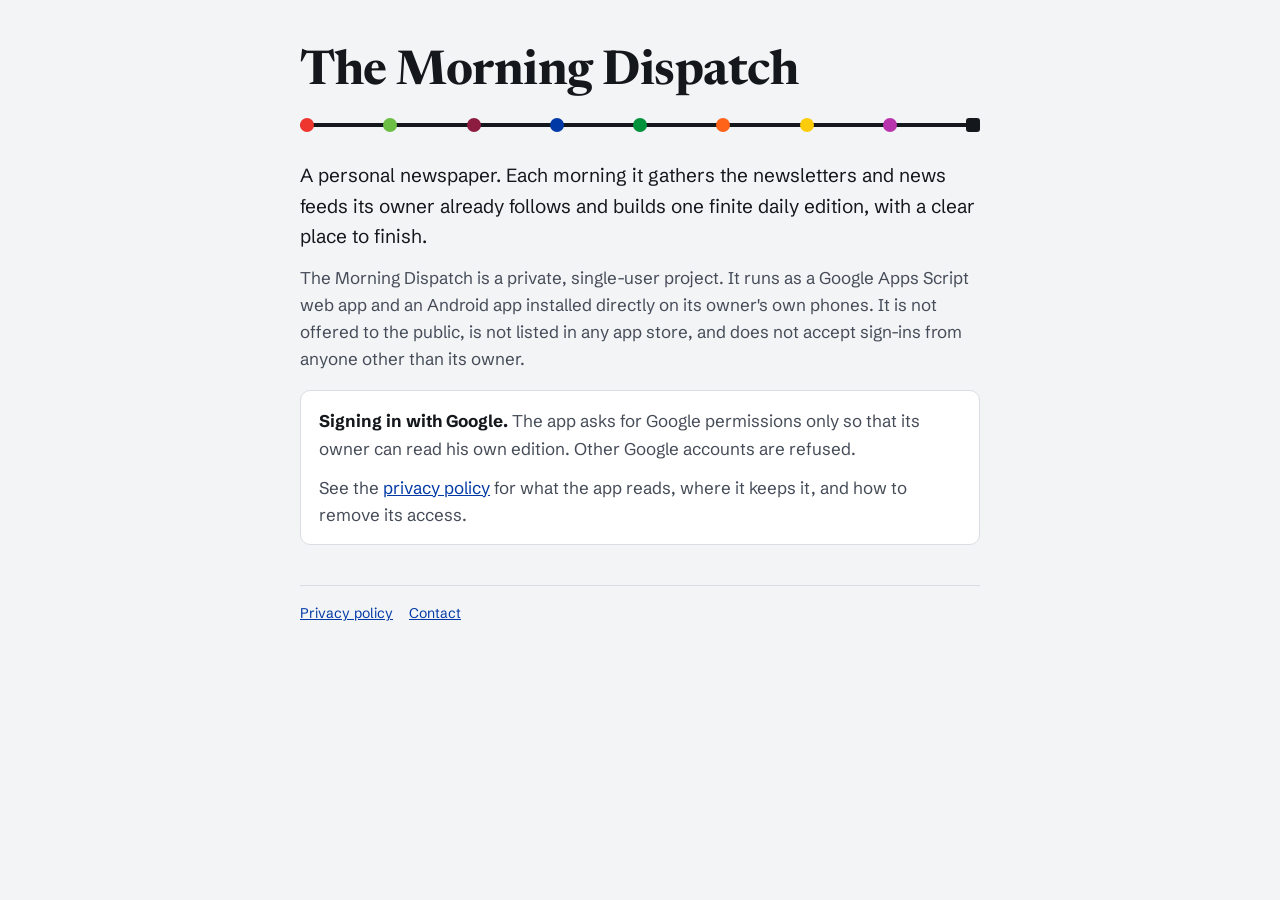
<file: index.html>
<!doctype html>
<html lang="en">
<head>
<meta charset="utf-8">
<meta name="viewport" content="width=device-width, initial-scale=1">
<title>The Morning Dispatch</title>
<meta name="description" content="A personal daily newspaper app, built for and used by one person.">
<link rel="stylesheet" href="https://fonts.googleapis.com/css2?family=Newsreader:opsz,wght@6..72,700&family=Schibsted+Grotesk:wght@400;600&display=swap">
<link rel="stylesheet" href="style.css">
</head>
<body>
<main class="wrap">
  <h1>The Morning Dispatch</h1>
  <div class="line" aria-hidden="true"><i style="--c:var(--ny)"></i><i style="--c:var(--sp)"></i><i style="--c:var(--bv)"></i><i style="--c:var(--us)"></i><i style="--c:var(--wd)"></i><i style="--c:var(--fm)"></i><i style="--c:var(--cu)"></i><i style="--c:var(--tc)"></i><i></i></div>
  <p class="lede">A personal newspaper. Each morning it gathers the newsletters and news feeds its owner already follows and builds one finite daily edition, with a clear place to finish.</p>
  <p>The Morning Dispatch is a private, single-user project. It runs as a Google Apps Script web app and an Android app installed directly on its owner's own phones. It is not offered to the public, is not listed in any app store, and does not accept sign-ins from anyone other than its owner.</p>
  <div class="card">
    <p><b>Signing in with Google.</b> The app asks for Google permissions only so that its owner can read his own edition. Other Google accounts are refused.</p>
    <p style="margin:0">See the <a href="privacy.html">privacy policy</a> for what the app reads, where it keeps it, and how to remove its access.</p>
  </div>
  <footer><a href="privacy.html">Privacy policy</a><a href="https://github.com/dannyocion/morning-dispatch/issues">Contact</a></footer>
</main>
</body>
</html>
</file>
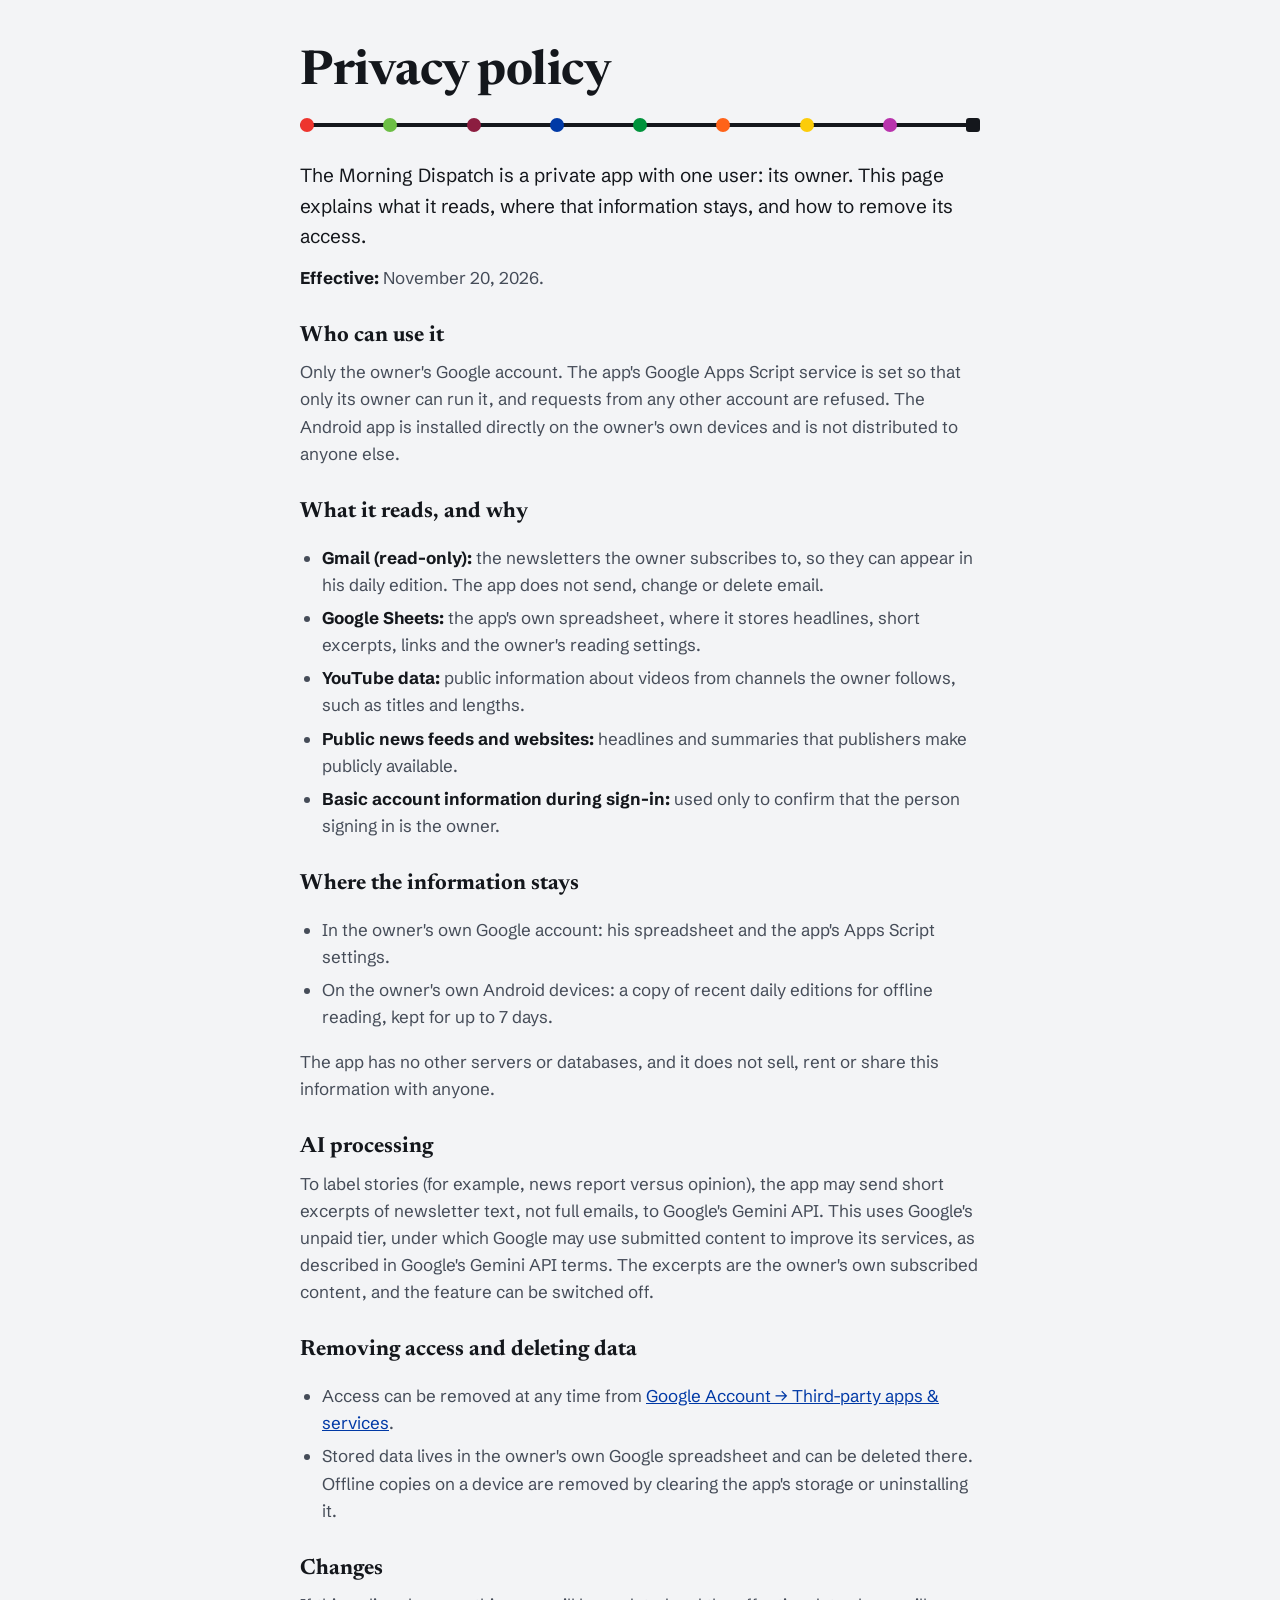
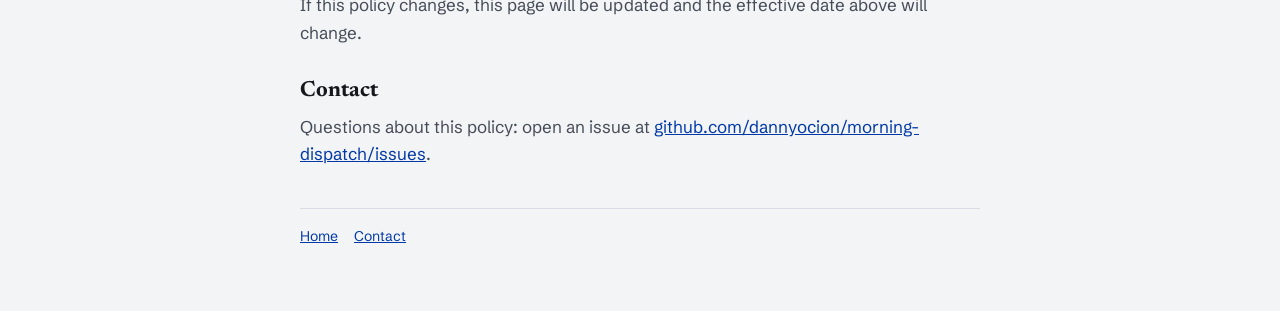
<file: privacy.html>
<!doctype html>
<html lang="en">
<head>
<meta charset="utf-8">
<meta name="viewport" content="width=device-width, initial-scale=1">
<title>Privacy Policy · The Morning Dispatch</title>
<link rel="stylesheet" href="https://fonts.googleapis.com/css2?family=Newsreader:opsz,wght@6..72,700&family=Schibsted+Grotesk:wght@400;600&display=swap">
<link rel="stylesheet" href="style.css">
</head>
<body>
<main class="wrap">
  <h1>Privacy policy</h1>
  <div class="line" aria-hidden="true"><i style="--c:var(--ny)"></i><i style="--c:var(--sp)"></i><i style="--c:var(--bv)"></i><i style="--c:var(--us)"></i><i style="--c:var(--wd)"></i><i style="--c:var(--fm)"></i><i style="--c:var(--cu)"></i><i style="--c:var(--tc)"></i><i></i></div>
  <p class="lede">The Morning Dispatch is a private app with one user: its owner. This page explains what it reads, where that information stays, and how to remove its access.</p>
  <p><b>Effective:</b> November 20, 2026.</p>

  <h2>Who can use it</h2>
  <p>Only the owner's Google account. The app's Google Apps Script service is set so that only its owner can run it, and requests from any other account are refused. The Android app is installed directly on the owner's own devices and is not distributed to anyone else.</p>

  <h2>What it reads, and why</h2>
  <ul>
    <li><b>Gmail (read-only):</b> the newsletters the owner subscribes to, so they can appear in his daily edition. The app does not send, change or delete email.</li>
    <li><b>Google Sheets:</b> the app's own spreadsheet, where it stores headlines, short excerpts, links and the owner's reading settings.</li>
    <li><b>YouTube data:</b> public information about videos from channels the owner follows, such as titles and lengths.</li>
    <li><b>Public news feeds and websites:</b> headlines and summaries that publishers make publicly available.</li>
    <li><b>Basic account information during sign-in:</b> used only to confirm that the person signing in is the owner.</li>
  </ul>

  <h2>Where the information stays</h2>
  <ul>
    <li>In the owner's own Google account: his spreadsheet and the app's Apps Script settings.</li>
    <li>On the owner's own Android devices: a copy of recent daily editions for offline reading, kept for up to 7 days.</li>
  </ul>
  <p>The app has no other servers or databases, and it does not sell, rent or share this information with anyone.</p>

  <h2>AI processing</h2>
  <p>To label stories (for example, news report versus opinion), the app may send short excerpts of newsletter text, not full emails, to Google's Gemini API. This uses Google's unpaid tier, under which Google may use submitted content to improve its services, as described in Google's Gemini API terms. The excerpts are the owner's own subscribed content, and the feature can be switched off.</p>

  <h2>Removing access and deleting data</h2>
  <ul>
    <li>Access can be removed at any time from <a href="https://myaccount.google.com/connections">Google Account → Third-party apps &amp; services</a>.</li>
    <li>Stored data lives in the owner's own Google spreadsheet and can be deleted there. Offline copies on a device are removed by clearing the app's storage or uninstalling it.</li>
  </ul>

  <h2>Changes</h2>
  <p>If this policy changes, this page will be updated and the effective date above will change.</p>

  <h2>Contact</h2>
  <p>Questions about this policy: open an issue at <a href="https://github.com/dannyocion/morning-dispatch/issues">github.com/dannyocion/morning-dispatch/issues</a>.</p>

  <footer><a href="index.html">Home</a><a href="https://github.com/dannyocion/morning-dispatch/issues">Contact</a></footer>
</main>
</body>
</html>
</file>
<file: style.css>
:root{--paper:#f3f4f6;--surface:#fff;--ink:#14171c;--ink-2:#454c58;--rule:#d9dde3;--link:#0039a6;
--ny:#ee352e;--sp:#6cbe45;--bv:#8c1d40;--us:#0039a6;--wd:#00933c;--fm:#ff6319;--cu:#fccc0a;--tc:#b933ad;
--serif:'Newsreader',Georgia,'Times New Roman',serif;--sans:'Schibsted Grotesk','Helvetica Neue',Arial,sans-serif}
@media (prefers-color-scheme:dark){:root{--paper:#111418;--surface:#1a1e24;--ink:#eef1f5;--ink-2:#d2d8e0;--rule:#343c47;--link:#8fb0ff;color-scheme:dark}}
*{box-sizing:border-box}
body{margin:0;background:var(--paper);color:var(--ink);font:17px/1.6 var(--sans)}
.wrap{max-width:720px;margin:0 auto;padding:48px max(20px,env(safe-area-inset-left)) 64px}
h1{font:700 clamp(34px,7vw,48px)/1.05 var(--serif);margin:0;letter-spacing:-.01em}
h2{font:700 22px/1.25 var(--serif);margin:32px 0 8px}
p,li{color:var(--ink-2)} p{margin:0 0 12px} ul{padding-left:22px} li{margin:6px 0}
b,strong{color:var(--ink)}
a{color:var(--link)}
.line{position:relative;height:18px;margin:18px 0 26px;display:flex;justify-content:space-between;align-items:center}
.line::before{content:"";position:absolute;left:0;right:0;height:4px;border-radius:2px;background:var(--ink)}
.line i{position:relative;width:14px;height:14px;border-radius:50%;background:var(--c)}
.line i:last-child{border-radius:3px;background:var(--ink)}
.lede{font-size:19px;color:var(--ink)}
.card{background:var(--surface);border:1px solid var(--rule);border-radius:10px;padding:16px 18px;margin:18px 0}
footer{margin-top:40px;padding-top:16px;border-top:1px solid var(--rule);font-size:14px}
footer a{margin-right:16px}
</file>
